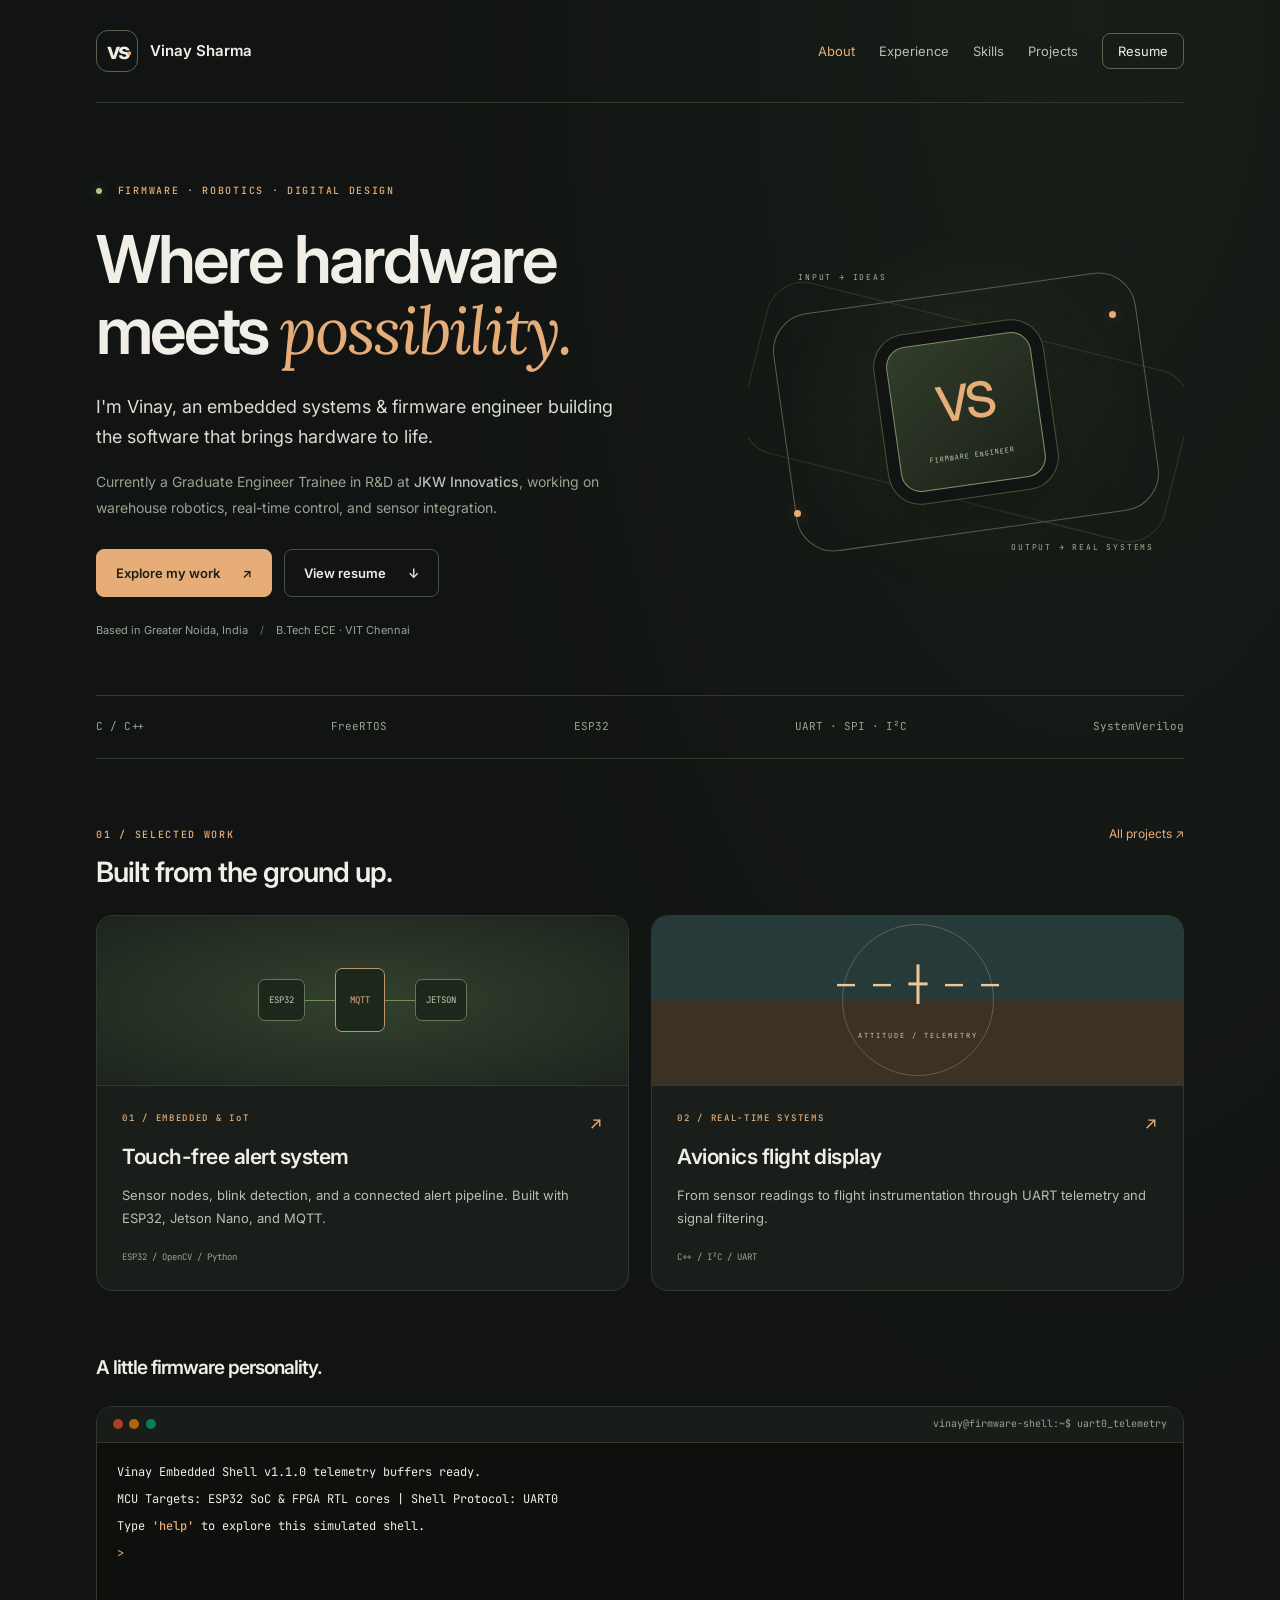
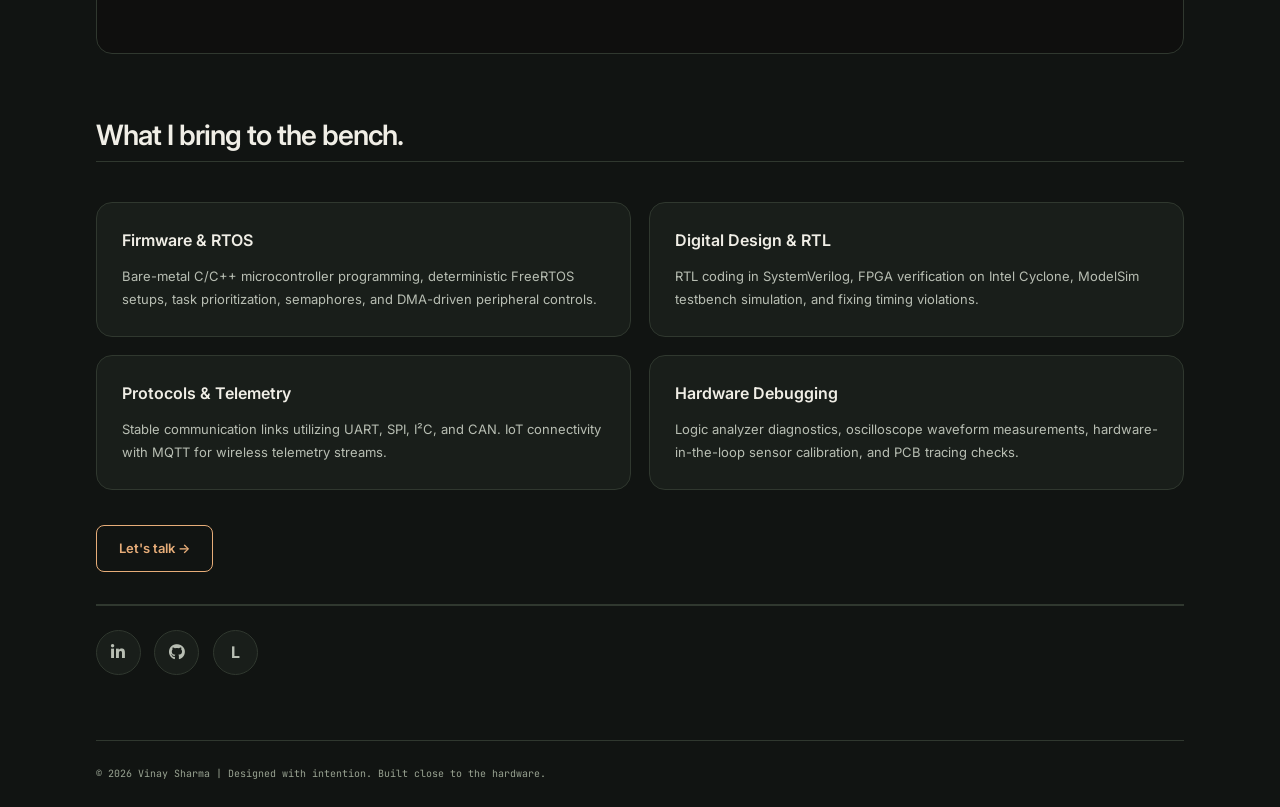
<file: index.html>
<!DOCTYPE html>
<html lang="en">

<head>
  <meta charset="UTF-8" />
  <meta name="viewport" content="width=device-width, initial-scale=1.0" />
  <meta name="description"
    content="Vinay Sharma - Embedded Systems & Firmware Engineer. Graduate Engineer Trainee at JKW Innovatics, working on embedded firmware, IoT systems, FPGA design, and real-time communication protocols." />
  <title>Vinay Sharma | Embedded Systems &amp; Firmware</title>
  <!-- CSS Stylesheet -->
  <link rel="stylesheet" href="style.css?v=c9b36c6594db" />
  <!-- FontAwesome Icons -->
  <link rel="stylesheet" href="https://cdnjs.cloudflare.com/ajax/libs/font-awesome/6.4.0/css/all.min.css" />
</head>

<body>
  <a class="skip-link" href="#main-content">Skip to content</a>
  <div class="container">
    <!-- Header Section -->
    <header>
      <a href="#about" class="brand" aria-label="Vinay Sharma home"><span class="brand-mark">vs<span>.</span></span><span class="brand-name">Vinay Sharma</span></a>
      <div class="header-subtitle">EMBEDDED SYSTEMS / FIRMWARE</div>
      <ul class="nav-menu" id="nav-links">
        <li data-page="about"><a href="#about">About</a></li>
        <li data-page="experience"><a href="#experience">Experience</a></li>
        <li data-page="skills"><a href="#skills">Skills</a></li>
        <li data-page="projects"><a href="#projects">Projects</a></li>
        <li><a href="resume.pdf" class="nav-resume-btn" target="_blank" rel="noopener noreferrer">Resume</a></li>
      </ul>
    </header>

    <!-- Main Content Flow -->
    <main id="main-content">

      <!-- About View -->
      <section id="about" class="page-view active">
        <div class="intro-section hero">
          <div class="hero-copy">
            <p class="eyebrow"><span class="status-dot"></span> FIRMWARE · ROBOTICS · DIGITAL DESIGN</p>
            <h1 class="hero-title">Where hardware<br>meets <em>possibility.</em></h1>
            <p class="hero-description">I'm Vinay, an embedded systems &amp; firmware engineer building the software that brings hardware to life.</p>
            <p class="hero-detail">Currently a Graduate Engineer Trainee in R&amp;D at <strong>JKW Innovatics</strong>, working on warehouse robotics, real-time control, and sensor integration.</p>
            <div class="hero-actions"><a href="#projects" class="button-primary">Explore my work <span aria-hidden="true">↗</span></a><a href="resume.pdf" target="_blank" rel="noopener noreferrer" class="button-secondary">View resume <span aria-hidden="true">↓</span></a></div>
            <div class="hero-footnote">Based in Greater Noida, India <span> / </span> B.Tech ECE · VIT Chennai</div>
          </div>
          <div class="circuit-art" aria-hidden="true"><div class="circuit-grid"></div><div class="orbit orbit-one"></div><div class="orbit orbit-two"></div><div class="chip"><span>VS</span><small>FIRMWARE ENGINEER</small></div><span class="chip-label label-top">INPUT → IDEAS</span><span class="chip-label label-bottom">OUTPUT → REAL SYSTEMS</span><span class="circuit-node node-one"></span><span class="circuit-node node-two"></span></div>
        </div>
        <div class="expertise-strip"><span>C / C++</span><span>FreeRTOS</span><span>ESP32</span><span>UART · SPI · I²C</span><span>SystemVerilog</span></div>
        <div class="section-header featured-heading"><div><p class="eyebrow">01 / SELECTED WORK</p><h2 class="section-title">Built from the ground up.</h2></div><a href="#projects" class="section-link">All projects ↗</a></div>
        <div class="featured-grid">
          <a class="featured-card" href="https://github.com/Vinay-ix/AI-Nurse-Call-System" target="_blank" rel="noopener noreferrer"><div class="feature-visual visual-network" aria-hidden="true"><span class="diagram-node">ESP32</span><span class="diagram-line"></span><span class="diagram-node central">MQTT</span><span class="diagram-line"></span><span class="diagram-node">JETSON</span></div><div class="feature-copy"><span class="eyebrow">01 / EMBEDDED &amp; IoT <span class="feature-arrow">↗</span></span><h3>Touch-free alert system</h3><p>Sensor nodes, blink detection, and a connected alert pipeline. Built with ESP32, Jetson Nano, and MQTT.</p><span class="feature-tag">ESP32 / OpenCV / Python</span></div></a>
          <a class="featured-card" href="https://github.com/Vinay-ix/Real-Time-Avionics-PFD-ESP32" target="_blank" rel="noopener noreferrer"><div class="feature-visual visual-flight" aria-hidden="true"><div class="horizon"><span>— — ┼ — —</span><small>ATTITUDE / TELEMETRY</small></div></div><div class="feature-copy"><span class="eyebrow">02 / REAL-TIME SYSTEMS <span class="feature-arrow">↗</span></span><h3>Avionics flight display</h3><p>From sensor readings to flight instrumentation through UART telemetry and signal filtering.</p><span class="feature-tag">C++ / I²C / UART</span></div></a>
        </div>

        <!-- Interactive A little firmware personality. -->
        <div class="console-wrapper">
          <div class="section-header">
            <h2 class="section-title">A little firmware personality.</h2>
          </div>
          <div class="console-container">
            <div class="console-header">
              <div class="console-dots">
                <span class="console-dot red"></span>
                <span class="console-dot yellow"></span>
                <span class="console-dot green"></span>
              </div>
              <span class="console-title">vinay@firmware-shell:~$ uart0_telemetry</span>
            </div>
            <div class="console-body" id="console-body">
              <div class="console-line">Vinay Embedded Shell v1.1.0 telemetry buffers ready.</div>
              <div class="console-line">MCU Targets: ESP32 SoC & FPGA RTL cores | Shell Protocol: UART0</div>
              <div class="console-line">Type <span style="color: var(--accent-color); font-weight: 500;">'help'</span> to explore this simulated shell.</div>
              <div class="console-line"></div>
              <div class="console-input-row">
                <span class="console-prompt">&gt;</span>
                <input type="text" class="console-input" id="console-input" aria-label="Simulated terminal command" autocomplete="off"
                  spellcheck="false" />
              </div>
            </div>
          </div>
        </div>

        <!-- What I bring to the bench. Section -->
        <div class="section-header" style="margin-top: 4rem;">
          <h2 class="section-title">What I bring to the bench.</h2>
        </div>

        <div class="what-grid">
          <div class="what-column">
            <div class="what-item">
              <h3 class="what-title">Firmware & RTOS</h3>
              <p class="what-desc">Bare-metal C/C++ microcontroller programming, deterministic FreeRTOS setups, task
                prioritization, semaphores, and DMA-driven peripheral controls.</p>
            </div>
            <div class="what-item">
              <h3 class="what-title">Protocols & Telemetry</h3>
              <p class="what-desc">Stable communication links utilizing UART, SPI, I²C, and CAN. IoT connectivity with
                MQTT for wireless telemetry streams.</p>
            </div>
          </div>
          <div class="what-column">
            <div class="what-item">
              <h3 class="what-title">Digital Design & RTL</h3>
              <p class="what-desc">RTL coding in SystemVerilog, FPGA verification on Intel Cyclone, ModelSim testbench
                simulation, and fixing timing violations.</p>
            </div>
            <div class="what-item">
              <h3 class="what-title">Hardware Debugging</h3>
              <p class="what-desc">Logic analyzer diagnostics, oscilloscope waveform measurements, hardware-in-the-loop
                sensor calibration, and PCB tracing checks.</p>
            </div>
          </div>
        </div>

        <!-- Let's Talk CTA & Social Footer -->
        <div class="cta-container" style="display: flex; flex-direction: column; gap: 2rem;">
          <div>
            <a href="https://linkedin.com/in/vinay-sharma-643422310" target="_blank" rel="noopener noreferrer" class="btn-cta">Let's talk &rarr;</a>
          </div>

          <div class="footer-socials"
            style="border-top: 2px solid var(--border-color); padding-top: 1.5rem; margin-bottom: 0; width: 100%;">
            <a href="https://linkedin.com/in/vinay-sharma-643422310" target="_blank" rel="noopener noreferrer" class="social-icon" aria-label="LinkedIn"><i
                class="fa-brands fa-linkedin-in"></i></a>
            <a href="https://github.com/Vinay-ix" target="_blank" rel="noopener noreferrer" class="social-icon" aria-label="GitHub"><i
                class="fa-brands fa-github"></i></a>
            <a href="https://leetcode.com/u/vinayy_79/" target="_blank" rel="noopener noreferrer" class="social-icon leetcode-icon" title="LeetCode" aria-label="LeetCode">
              <span class="leetcode-letter">L</span>
            </a>
          </div>
        </div>
      </section>

      <!-- Experience View -->
      <section id="experience" class="page-view">
        <div class="experience-quicklinks">
          <button class="quicklink-btn active" id="btn-lnk-jkw" onclick="jumpToCompany('exp-jkw')">JKW Innovatics
            (Graduate Engineer)</button>
          <button class="quicklink-btn" id="btn-lnk-mafkin" onclick="jumpToCompany('exp-mafkin')">Mafkin Robotics
            (Internship)</button>
          <button class="quicklink-btn" id="btn-lnk-vit" onclick="jumpToCompany('exp-vit')">VIT Chennai
            (Academics)</button>
        </div>

        <!-- JKW Innovatics Block -->
        <div class="experience-block" id="exp-jkw">
          <div class="experience-left">
            <div class="role-header-line">
              <span class="role-company">JKW Innovatics Pvt. Ltd. <span style="font-size: 0.85em; font-weight: 400;"></span> <span class="role-badge-now">Current</span></span>
              <span class="role-meta-right">Jul 2026 - Present · Kasna, Greater Noida, UP, IN</span>
            </div>
            <div class="role-title-row">
              <span class="role-designation">Graduate Engineer Trainee (R&D)</span>
              <span class="role-tag-badge">Robotics & Firmware</span>
            </div>
            <p class="role-summary">
              Full-time Graduate Engineer Trainee in the R&D division working on autonomous warehouse robots. Contributing to embedded firmware pipelines, real-time control systems, and sensor integration for autonomous material handling platforms.
            </p>

            <div class="role-subsection-title">Warehouse Robot Firmware</div>
            <p class="role-subsection-desc">
              Developing embedded firmware for autonomous warehouse robots, focusing on motion control, sensor fusion, and real-time decision-making algorithms for safe and efficient material handling.
            </p>

            <div class="role-subsection-title">R&D Integration</div>
            <p class="role-subsection-desc">
              Working on next-generation robotics platforms, contributing to firmware optimization, hardware integration, and telemetry systems for autonomous warehouse operations.
            </p>
          </div>

          <div class="experience-right">
            <div class="experience-metrics-card">
              <div class="metric-divider">
                <div class="metric-num">R&D</div>
                <div class="metric-label">Division Focus</div>
                <div class="metric-text">Contributing to warehouse automation and robotics development.</div>
              </div>
            </div>
          </div>
        </div>

        <!-- Mafkin Robotics Block -->
        <div class="experience-block" id="exp-mafkin">
          <div class="experience-left">
            <div class="role-header-line">
              <span class="role-company">Mafkin Robotics <span class="role-badge-now">Intern</span></span>
              <span class="role-meta-right">Oct 2024 - Jan 2025 &bull; Chennai,TN,IN</span>
            </div>
            <div class="role-title-row">
              <span class="role-designation">Embedded Systems Intern</span>
              <span class="role-tag-badge">Firmware & Hardware</span>
            </div>
            <p class="role-summary">
              Debugged and integrated embedded subsystems (microcontroller firmware, sensors, and communication
              interfaces) for robotics platforms. Cut diagnostic loops and optimized code routines directly in
              cooperation with lead hardware engineers.
            </p>

            <div class="role-subsection-title">Sub-System Debugging</div>
            <p class="role-subsection-desc">
              Integrated sensor arrays (IMUs, LiDAR) over SPI and I²C protocols. Analyzed oscilloscope and logic
              analyzer waveforms to isolate signaling delays.
            </p>

            <div class="role-subsection-title">Firmware Optimization</div>
            <p class="role-subsection-desc">
              Wrote register-level configuration drivers in C and optimized interrupt handlers, decreasing scheduler
              jitter and data collection overhead.
            </p>
          </div>

          <div class="experience-right">
            <div class="experience-metrics-card">
              <div class="metric-divider">
                <div class="metric-num">~25%</div>
                <div class="metric-label">Tuning Diagnostics</div>
                <div class="metric-text">Resolved timing anomalies between physical sensor nodes and MCU
                  sub-controllers.</div>
              </div>
              <div class="metric-divider">
                <div class="metric-num">~20%</div>
                <div class="metric-label">Test Reliability</div>
                <div class="metric-text">Stabilized driver routines to reduce communication lockups under stress tests.
                </div>
              </div>
            </div>
          </div>
        </div>

        <!-- VIT Chennai Block -->
        <div class="experience-block" id="exp-vit">
          <div class="experience-left">
            <div class="role-header-line">
              <span class="role-company">VIT Chennai</span>
              <span class="role-meta-right">2022 - 2026 &bull; Chennai,TN, IN</span>
            </div>
            <div class="role-title-row">
              <span class="role-designation">B.Tech - Electronics and Communication Engineering</span>
              <span class="role-tag-badge">Academic Core</span>
            </div>
            <p class="role-summary">
              Focused coursework on embedded processor architecture, RTOS multitasking logic, synthesizable digital VLSI
              design, and real-time DSP filters.
            </p>

            <div class="role-subsection-title">Digital RTL VLSI Design</div>
            <p class="role-subsection-desc">
              Designed synthesizable hardware cores in SystemVerilog, verified timing, and resolved CDC (clock-domain
              crossing) issues.
            </p>

            <div class="role-subsection-title">Multitasking Operating Systems</div>
            <p class="role-subsection-desc">
              Applied FreeRTOS task synchronization APIs (mutexes, semaphores, queues) to MCU control designs.
            </p>
          </div>

          <div class="experience-right">
            <div class="experience-metrics-card">
              <div class="metric-divider">
                <div class="metric-num">9.14</div>
                <div class="metric-label">CGPA Performance</div>
                <div class="metric-text">Top-tier academic marks across digital logic, signals, and systems course
                  parameters.</div>
              </div>
              <div class="metric-divider">
                <div class="metric-num">300+</div>
                <div class="metric-label">LeetCode DSA</div>
                <div class="metric-text">Developed strong computational structures and algorithmic problem-solving
                  logic.</div>
              </div>
              <div class="metric-divider">
                <div class="metric-num">GATE</div>
                <div class="metric-label">ECE Qualified</div>
                <div class="metric-text">Validated core proficiency in electronic devices and communications.</div>
              </div>
            </div>
          </div>
        </div>
      </section>

      <!-- Skills View -->
      <section id="skills" class="page-view">
        <!-- Top Highlights Pills -->
        <div class="skills-highlight-box">
          <span class="skills-pill-tag">Embedded C</span>
          <span class="skills-pill-tag">SystemVerilog</span>
          <span class="skills-pill-tag">FreeRTOS</span>
          <span class="skills-pill-tag">FPGA Design</span>
          <span class="skills-pill-tag">UART/SPI/I2C</span>
          <span class="skills-pill-tag">ModelSim</span>
          <span class="skills-pill-tag">Logic Analyzer</span>
          <span class="skills-pill-tag">Data Structures</span>
          <span class="skills-pill-tag">MQTT</span>
          <span class="skills-pill-tag">Python Scripting</span>
        </div>

        <!-- Core Section -->
        <div class="skills-block-card">
          <div class="skills-block-title">Core</div>
          <div class="skills-block-subtitle">Languages, kernels, and paradigms I apply to write robust, real-time code.
          </div>
          <div class="skills-badge-group">
            <div class="badge-pill"><i class="fa-solid fa-code"></i> C</div>
            <div class="badge-pill"><i class="fa-solid fa-code"></i> C++</div>
            <div class="badge-pill"><i class="fa-solid fa-microchip"></i> Embedded C</div>
            <div class="badge-pill"><i class="fa-brands fa-python"></i> Python</div>
            <div class="badge-pill"><i class="fa-solid fa-clock"></i> FreeRTOS</div>
            <div class="badge-pill"><i class="fa-solid fa-diagram-project"></i> Data Structures</div>
            <div class="badge-pill"><i class="fa-solid fa-microchip"></i> SystemVerilog</div>
          </div>
        </div>

        <!-- Two-Column Grid -->
        <div class="skills-two-column">
          <!-- Left Card -->
          <div class="skills-block-card">
            <div class="skills-block-title">Embedded & Hardware</div>
            <div class="skills-block-subtitle">Platforms, hardware modules, and telemetry systems.</div>
            <div class="skills-badge-group">
              <div class="badge-pill"><i class="fa-solid fa-microchip"></i> ESP32</div>
              <div class="badge-pill"><i class="fa-solid fa-microchip"></i> Arduino Uno</div>
              <div class="badge-pill"><i class="fa-solid fa-robot"></i> Jetson Nano</div>
              <div class="badge-pill"><i class="fa-solid fa-circle-nodes"></i> Sensor Integration</div>
              <div class="badge-pill"><i class="fa-solid fa-wave-square"></i> Oscilloscope</div>
              <div class="badge-pill"><i class="fa-solid fa-network-wired"></i> Telemetry</div>
            </div>
          </div>

          <!-- Right Card -->
          <div class="skills-block-card">
            <div class="skills-block-title">Protocols & RTL</div>
            <div class="skills-block-subtitle">Hardware buses, synthesizers, and design packages.</div>
            <div class="skills-badge-group">
              <div class="badge-pill"><i class="fa-solid fa-network-wired"></i> UART, SPI, I²C</div>
              <div class="badge-pill"><i class="fa-solid fa-network-wired"></i> CAN Bus</div>
              <div class="badge-pill"><i class="fa-solid fa-cloud-arrow-up"></i> MQTT (IoT)</div>
              <div class="badge-pill"><i class="fa-solid fa-chart-line"></i> ModelSim</div>
              <div class="badge-pill"><i class="fa-solid fa-compass"></i> Intel Quartus</div>
              <div class="badge-pill"><i class="fa-brands fa-git-alt"></i> Git</div>
            </div>
          </div>
        </div>
      </section>

      <!-- Projects View -->
      <section id="projects" class="page-view">
        <div class="section-header">
          <h2 class="section-title">Projects</h2>
          <div class="projects-tabs">
            <button class="tab-btn active" id="tab-embedded" onclick="filterProjects('embedded')">Embedded &
              IoT</button>
            <button class="tab-btn" id="tab-pcb" onclick="filterProjects('pcb')">FPGA & RTL Design</button>
          </div>
        </div>

        <div class="projects-grid" id="projects-container">
          <!-- Project 1: AI Power Touch-Free Alert System -->
          <div class="project-card embedded-proj" data-category="embedded">
            <div class="project-body">
              <div class="project-header-row">
                <div>
                  <div class="project-title-row">
                    <h3 class="project-title">AI Power Touch-Free Alert System</h3>
                    <span class="project-badge">Embedded & IoT</span>
                  </div>
                  <div class="project-meta">July 2025 - Dec 2025 · Embedded sensor network with MQTT telemetry</div>
                </div>
                <div class="project-action-group">
                  <a href="https://github.com/Vinay-ix/AI-Nurse-Call-System" target="_blank" rel="noopener noreferrer" class="project-link project-link-icon" title="GitHub repository">
                    <i class="fa-brands fa-github"></i>
                  </a>
                </div>
              </div>
              <p class="project-desc">
                Integrated ESP32 sensor nodes with MQTT communication and OpenCV blink detection on a Jetson Nano. Programmed low-latency (&lt;2s) telemetry and automated alert orchestration.
              </p>
              <div class="project-subsection-title">Highlights</div>
              <p class="project-subsection-desc">
                Designed the alert system to reliably recognize presence and trigger remote data capture across distributed endpoints. Reduced manual inspection cycles by automating the sensor pipeline.
              </p>
              <div class="project-tech-tags">
                <span class="tech-tag">ESP32</span>
                <span class="tech-tag">Jetson Nano</span>
                <span class="tech-tag">MQTT</span>
                <span class="tech-tag">OpenCV</span>
                <span class="tech-tag">Python</span>
              </div>
            </div>
            <div class="project-right">
              <div class="project-metrics-card">
                <div class="metric-num">2s</div>
                <div class="metric-label">Latency</div>
                <div class="metric-text">Delivered sub-2-second telemetry feedback for the alert pipeline.</div>
              </div>
              <div class="project-metrics-card">
                <div class="metric-num">MQTT</div>
                <div class="metric-label">Protocol</div>
                <div class="metric-text">Used MQTT for robust sensor-to-cloud data streaming and remote status updates.</div>
              </div>
            </div>
          </div>

          <!-- Project 2: Avionics Display -->
          <div class="project-card embedded-proj" data-category="embedded">
            <div class="project-body">
              <div class="project-header-row">
                <div>
                  <div class="project-title-row">
                    <h3 class="project-title">Avionics Primary Flight Display</h3>
                    <span class="project-badge">Embedded Systems</span>
                  </div>
                  <div class="project-meta">Jul 2024 · Real-time flight instrumentation and UART telemetry</div>
                </div>
                <div class="project-action-group">
                  <a href="https://github.com/Vinay-ix/Real-Time-Avionics-PFD-ESP32" target="_blank" rel="noopener noreferrer" class="project-link project-link-icon" title="GitHub repository">
                    <i class="fa-brands fa-github"></i>
                  </a>
                </div>
              </div>
              <p class="project-desc">
                Built a real-time data acquisition pipeline for flight parameters, with UART-based serialization and noise filtering to preserve signal integrity.
              </p>
              <div class="project-subsection-title">Value Delivered</div>
              <p class="project-subsection-desc">
                Created a robust telemetry path from sensor data through the display stack, enabling dependable status reporting in harsh electrical environments.
              </p>
              <div class="project-tech-tags">
                <span class="tech-tag">C++</span>
                <span class="tech-tag">I2C</span>
                <span class="tech-tag">UART</span>
                <span class="tech-tag">Python</span>
                <span class="tech-tag">Signal Processing</span>
              </div>
            </div>
            <div class="project-right">
              <div class="project-metrics-card">
                <div class="metric-num">UART , I2C</div>
                <div class="metric-label">Interface</div>
                <div class="metric-text">Maintained reliable serial transfer across avionics hardware and flight display modules.</div>
              </div>
              <div class="project-metrics-card">
                <div class="metric-num">Real-Time</div>
                <div class="metric-label">Telemetry</div>
                <div class="metric-text">Processed live flight data with low jitter and deterministic update cadence.</div>
              </div>
            </div>
          </div>

          <!-- Project 3: JPEG-LS Compression FPGA -->
          <div class="project-card pcb" data-category="pcb">
            <div class="project-body">
              <div class="project-header-row">
                <div>
                  <div class="project-title-row">
                    <h3 class="project-title">Lossless JPEG-LS FPGA Compression</h3>
                    <span class="project-badge">FPGA & RTL Design</span>
                  </div>
                  <div class="project-meta">May 2024 · SystemVerilog compression pipeline with timing closure</div>
                </div>
                <div class="project-action-group">
                  <a href="https://github.com/Vinay-ix" target="_blank" rel="noopener noreferrer" class="project-link project-link-icon" title="GitHub profile; FPGA source not linked" aria-label="Visit GitHub profile">
                    <i class="fa-brands fa-github"></i>
                  </a>
                </div>
              </div>
              <p class="project-desc">
                Implemented an FPGA-based image compression core using SystemVerilog, resolving CDC and timing closure to hit a stable 103 MHz operating point.
              </p>
              <div class="project-subsection-title">Design Focus</div>
              <p class="project-subsection-desc">
                Built a scalable RTL pipeline with predictable throughput and image fidelity guarantees, then verified behavior through simulation and synthesis reports.
              </p>
              <div class="project-tech-tags">
                <span class="tech-tag">SystemVerilog</span>
                <span class="tech-tag">Quartus Prime</span>
                <span class="tech-tag">ModelSim</span>
                <span class="tech-tag">RTL</span>
              </div>
            </div>
            <div class="project-right">
              <div class="project-metrics-card">
                <div class="metric-num">103 MHz</div>
                <div class="metric-label">Clock Rate</div>
                <div class="metric-text">Achieved stable timing closure for the JPEG-LS compression core.</div>
              </div>
              <div class="project-metrics-card">
                <div class="metric-num">Lossless</div>
                <div class="metric-label">Compression</div>
                <div class="metric-text">Preserved image data integrity while reducing bandwidth for the FPGA pipeline.</div>
              </div>
            </div>
          </div>
        </div>
      </section>


    </main>

    <!-- Footer Section -->
    <footer>
      <div class="footer-copy">&copy; 2026 Vinay Sharma | Designed with intention. Built close to the hardware.</div>
    </footer>
  </div>

  <!-- JavaScript Application Controller -->
  <script>
    // SPA Navigation Toggling Logic
    function navigateTo(pageId) {
      // Select pages
      const pages = document.querySelectorAll('.page-view');
      pages.forEach(p => p.classList.remove('active'));

      const targetPage = document.getElementById(pageId);
      if (targetPage) {
        targetPage.classList.add('active');
        window.scrollTo({ top: 0, behavior: 'smooth' });
      }

      document.querySelectorAll('.nav-menu a').forEach(a => {
        if (a.getAttribute('href') === '#' + pageId) a.setAttribute('aria-current', 'page');
        else a.removeAttribute('aria-current');
      });
      // Update header navbar states
      const navItems = document.querySelectorAll('.nav-menu li');
      navItems.forEach(item => {
        if (item.getAttribute('data-page') === pageId) {
          item.classList.add('active');
        } else {
          item.classList.remove('active');
        }
      });
    }

    // Read Hash URL parameters on load to trigger route
    function checkHashRoute() {
      const hash = window.location.hash.substring(1);
      const validPages = ['about', 'experience', 'skills', 'projects'];
      if (validPages.includes(hash)) {
        navigateTo(hash);
      } else {
        navigateTo('about');
      }
    }

    window.addEventListener('hashchange', checkHashRoute);
    window.addEventListener('DOMContentLoaded', () => { checkHashRoute(); filterProjects('embedded'); });

    // Experience view quick scroll anchor helper
    function jumpToCompany(blockId) {
      document.querySelectorAll('.quicklink-btn').forEach(button => {
        const selected = button.id === 'btn-lnk-' + blockId.replace('exp-', '');
        button.classList.toggle('active', selected);
        button.setAttribute('aria-pressed', String(selected));
      });
      document.getElementById(blockId)?.scrollIntoView({behavior: 'smooth', block: 'start'});
    }

    // Projects Tab Filter controller
    function filterProjects(category) {
      const tabEmb = document.getElementById('tab-embedded');
      const tabPcb = document.getElementById('tab-pcb');

      if (category === 'embedded') {
        tabEmb.classList.add('active');
        tabPcb.classList.remove('active');
      } else {
        tabEmb.classList.remove('active');
        tabPcb.classList.add('active');
      }

      tabEmb.setAttribute('aria-pressed', String(category === 'embedded'));
      tabPcb.setAttribute('aria-pressed', String(category === 'pcb'));
      const cards = document.querySelectorAll('.project-card');
      cards.forEach(card => {
        if (card.getAttribute('data-category') === category) {
          card.style.display = '';
        } else {
          card.style.display = 'none';
        }
      });
    }

    // Interactive Console / Terminal Simulator shell commands
    const consoleInput = document.getElementById('console-input');
    const consoleBody = document.getElementById('console-body');

    const commands = {
      help: "Available system calls:\n  help        Display this menu\n  skills      Log primary hardware & software competencies\n  projects    Print core active engineering projects\n  hardware    Show hardware devices deployed in lab\n  clear       Flush terminal shell buffers",
      skills: "Active Skills registers:\n  Languages: C, C++, Embedded C, Python, SystemVerilog\n  Real-Time: FreeRTOS task scheduling, Interrupt Handling, DMA, PWM, ADC/DAC\n  Protocols: UART, SPI, I2C, CAN, MQTT\n  Verification: RTL Design, FPGA Prototyping, ModelSim simulations",
      projects: "Active Projects in Memory:\n  1. AI Power Touch-Free Alert System - ESP32, Jetson Nano, MQTT, OpenCV\n  2. Real-Time Avionics Primary Flight Display - C++, Python, UART, Sensor Filtering\n  3. FPGA JPEG-LS Lossless Compression - SystemVerilog, Intel Quartus Prime, ModelSim",
      hardware: "Deployed Hardware in Vinay's Lab:\n  - Logic Analyzer, Oscilloscope\n  - FPGA Development Boards\n  - ESP32, Arduino Uno, Jetson Nano\n  - Various sensor breakout boards (I2C/SPI)"
    };

    consoleInput.addEventListener('keydown', function (event) {
      if (event.key === 'Enter') {
        const inputVal = consoleInput.value.trim().toLowerCase();
        const responseContainer = document.createElement('div');
        responseContainer.className = 'console-line';

        const echoLine = document.createElement('div');
        echoLine.className = 'console-line';
        echoLine.textContent = '> ' + consoleInput.value;
        consoleBody.insertBefore(echoLine, consoleInput.parentElement);

        if (inputVal === 'clear') {
          const lines = consoleBody.querySelectorAll('.console-line');
          lines.forEach(line => line.remove());
        } else if (Object.hasOwn(commands, inputVal)) {
          const reply = commands[inputVal];
          responseContainer.innerHTML = reply.replace(/\n/g, '<br>');
          consoleBody.insertBefore(responseContainer, consoleInput.parentElement);
        } else if (inputVal === '') {
          // Do nothing on empty enter
        } else {
          responseContainer.textContent = `Unknown command: "${inputVal}". Type 'help' for available commands.`;
          consoleBody.insertBefore(responseContainer, consoleInput.parentElement);
        }

        consoleInput.value = '';
        consoleBody.scrollTop = consoleBody.scrollHeight;
      }
    });

    consoleBody.addEventListener('click', () => {
      consoleInput.focus();
    });
  </script>
</body>

</html>
</file>
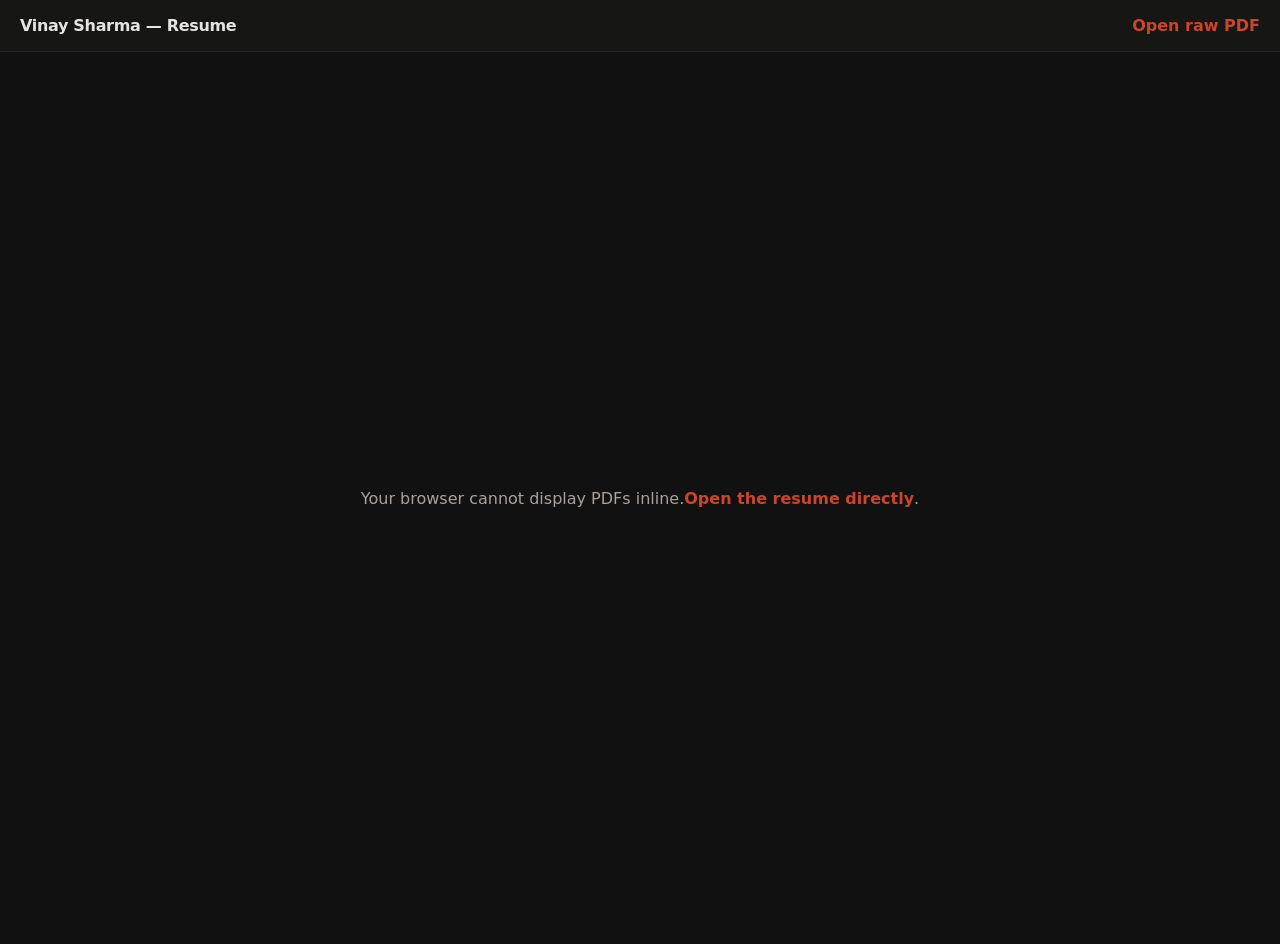
<file: resume-viewer.html>
<!DOCTYPE html>
<html lang="en">
  <head>
    <meta charset="UTF-8" />
    <meta name="viewport" content="width=device-width, initial-scale=1.0" />
    <title>Vinay Sharma | Resume</title>
    <style>
      :root {
        color-scheme: dark;
      }
      body {
        margin: 0;
        min-height: 100vh;
        background: #141413;
        color: #e6e4de;
        font-family: Inter, system-ui, sans-serif;
      }
      .topbar {
        display: flex;
        justify-content: space-between;
        align-items: center;
        gap: 1rem;
        padding: 1rem 1.25rem;
        background: #161615;
        border-bottom: 1px solid #292928;
      }
      .topbar h1 {
        font-size: 1rem;
        font-weight: 700;
        letter-spacing: -0.02em;
        margin: 0;
      }
      .topbar a {
        color: #cc4529;
        text-decoration: none;
        font-weight: 600;
      }
      .viewer {
        width: 100%;
        height: calc(100vh - 72px);
        background: #121211;
      }
      object {
        width: 100%;
        height: 100%;
        border: none;
      }
      .fallback {
        display: flex;
        align-items: center;
        justify-content: center;
        height: 100%;
        padding: 2rem;
        text-align: center;
        color: #a9a29c;
        background: #111;
      }
      .fallback a {
        color: #cc4529;
        text-decoration: none;
        font-weight: 600;
      }
    </style>
  </head>
  <body>
    <div class="topbar">
      <h1>Vinay Sharma — Resume</h1>
      <a href="resume.pdf" target="_blank" rel="noopener noreferrer">Open raw PDF</a>
    </div>
    <div class="viewer">
      <object data="resume.pdf" type="application/pdf">
        <div class="fallback">
          Your browser cannot display PDFs inline. 
          <a href="resume.pdf" target="_blank" rel="noopener noreferrer">Open the resume directly</a>.
        </div>
      </object>
    </div>
  </body>
</html>
</file>
<file: style.css>
@import url('https://fonts.googleapis.com/css2?family=Inter:wght@300;400;500;600;700&family=Lora:ital,wght@0,400;0,500;0,600;0,700;1,400;1,500&family=JetBrains+Mono:wght@400;500;600&display=swap');

/* Color Variables and Theme Definition */
:root {
  --bg-primary: #141413;
  --bg-secondary: #1a1a19;
  --bg-card: #1c1c1b;
  --bg-card-highlight: #212120;
  --bg-terminal: #0f0f0e;
  --text-primary: #e6e4de;
  --text-secondary: #aba9a2;
  --text-muted: #73716a;
  
  --accent-color: #cc4529;      /* Terracotta / Red-Orange */
  --accent-color-hover: #b83a20;
  --accent-glow: rgba(204, 69, 41, 0.12);
  
  --border-color: #292928;
  --border-color-highlight: rgba(204, 69, 41, 0.4);
  --border-active: #cc4529;
  
  --font-serif: 'Lora', Georgia, serif;
  --font-sans: 'Inter', -apple-system, BlinkMacSystemFont, "Segoe UI", Roboto, sans-serif;
  --font-mono: 'JetBrains Mono', 'Fira Code', monospace;
  
  --radius-sm: 4px;
  --radius-md: 8px;
  --radius-lg: 12px;
  --transition-smooth: all 0.3s cubic-bezier(0.4, 0, 0.2, 1);
}

/* Global Styles */
* {
  margin: 0;
  padding: 0;
  box-sizing: border-box;
}

html {
  scroll-behavior: smooth;
}

body {
  font-family: var(--font-sans);
  background-color: var(--bg-primary);
  color: var(--text-primary);
  overflow-x: hidden;
  line-height: 1.6;
  -webkit-font-smoothing: antialiased;
}

/* Custom Scrollbar */
::-webkit-scrollbar {
  width: 8px;
  height: 8px;
}
::-webkit-scrollbar-track {
  background: var(--bg-primary);
}
::-webkit-scrollbar-thumb {
  background: var(--border-color);
  border-radius: var(--radius-sm);
}
::-webkit-scrollbar-thumb:hover {
  background: var(--accent-color);
}

/* Base Headings & Links */
h1, h2, h3, h4 {
  font-family: var(--font-serif);
  color: var(--text-primary);
  font-weight: 600;
}

a {
  color: var(--accent-color);
  text-decoration: none;
  transition: var(--transition-smooth);
}

a:hover {
  color: var(--accent-color-hover);
}

/* Layout Container */
.container {
  max-width: 900px;
  margin: 0 auto;
  padding: 4rem 1.5rem;
}

/* Header Section */
header {
  margin-bottom: 2rem;
}

.header-name {
  font-size: 2.5rem;
  font-weight: 600;
  letter-spacing: -0.5px;
  margin-bottom: 0.5rem;
}

.header-subtitle {
  font-family: var(--font-sans);
  font-size: 1rem;
  color: var(--text-muted);
  font-weight: 400;
  margin-bottom: 1.25rem;
}

/* Navigation Links */
.nav-menu {
  display: flex;
  flex-wrap: wrap;
  gap: 1rem;
  list-style: none;
  font-family: var(--font-serif);
  font-size: 1rem;
  font-style: italic;
  margin-bottom: 2rem;
}

.nav-menu li a {
  color: var(--text-secondary);
  text-decoration: none;
}

.nav-menu li.active a,
.nav-menu li a:hover {
  color: var(--accent-color);
  text-decoration: underline;
  text-underline-offset: 4px;
}

/* SPA Page View Architecture */
.page-view {
  display: none;
  opacity: 0;
}

.page-view.active {
  display: block;
  opacity: 1;
  animation: fadeIn 0.4s ease-in-out forwards;
}

@keyframes fadeIn {
  from {
    opacity: 0;
    transform: translateY(6px);
  }
  to {
    opacity: 1;
    transform: translateY(0);
  }
}

/* Section Typography */
.section-header {
  display: flex;
  justify-content: space-between;
  align-items: baseline;
  margin-bottom: 2.5rem;
  border-bottom: 1px solid var(--border-color);
  padding-bottom: 0.5rem;
}

.section-title {
  font-size: 1.75rem;
  font-weight: 600;
}

.section-link {
  font-family: var(--font-serif);
  font-style: italic;
  font-size: 0.9rem;
}

/* Intro / Bio Section */
.intro-section {
  margin-bottom: 3.5rem;
}

.intro-lead {
  font-size: 1.2rem;
  line-height: 1.7;
  color: var(--text-primary);
  margin-bottom: 1.5rem;
  font-weight: 400;
}

.intro-lead strong {
  font-weight: 600;
  color: var(--text-primary);
}

.intro-desc {
  font-size: 1rem;
  color: var(--text-secondary);
  margin-bottom: 1.5rem;
  line-height: 1.7;
}

.intro-desc strong {
  color: var(--text-primary);
  font-weight: 500;
}

.intro-tagline {
  font-family: var(--font-serif);
  font-style: italic;
  color: var(--text-secondary);
  border-left: 2px solid var(--border-color);
  padding-left: 1rem;
  margin-top: 1.5rem;
}

/* What you get Section */
.what-grid {
  display: grid;
  grid-template-columns: repeat(2, minmax(0, 1fr));
  gap: 1.5rem;
  margin-bottom: 2rem;
}

.what-column {
  display: flex;
  flex-direction: column;
  gap: 1.5rem;
}

.what-item {
  background: var(--bg-card);
  border: 1px solid var(--border-color);
  border-radius: var(--radius-md);
  padding: 1.5rem;
  transition: var(--transition-smooth);
}

.what-item:hover {
  border-color: var(--accent-color);
}

.what-title {
  font-size: 1.1rem;
  font-weight: 600;
  margin-bottom: 0.75rem;
}

.what-desc {
  color: var(--text-secondary);
  line-height: 1.75;
  font-size: 0.95rem;
}

.cta-container {
  display: flex;
  flex-direction: column;
  gap: 1.25rem;
  margin-top: 2rem;
}

.btn-cta {
  display: inline-flex;
  align-items: center;
  justify-content: center;
  gap: 0.5rem;
  background: transparent;
  color: var(--accent-color);
  border: 1px solid var(--accent-color);
  padding: 0.95rem 1.5rem;
  border-radius: 999px;
  font-weight: 600;
  transition: var(--transition-smooth);
}

.btn-cta:hover {
  background: rgba(204, 69, 41, 0.08);
  border-color: var(--accent-color-hover);
  color: var(--accent-color-hover);
}

.footer-socials {
  display: flex;
  align-items: center;
  gap: 0.85rem;
  border-top: 1px solid var(--border-color);
  padding-top: 1.5rem;
  width: 100%;
}

.social-icon {
  display: inline-flex;
  align-items: center;
  justify-content: center;
  width: 2.8rem;
  height: 2.8rem;
  border: 1px solid var(--border-color);
  border-radius: 999px;
  color: var(--text-secondary);
  background: var(--bg-card);
  transition: var(--transition-smooth);
}

.social-icon svg,
.social-icon i,
.leetcode-letter {
  display: block;
  font-size: 1rem;
  line-height: 1;
}

.leetcode-letter {
  font-weight: 700;
  font-family: var(--font-sans);
}

.social-icon:hover {
  border-color: var(--accent-color);
  color: var(--accent-color);
  background: rgba(204, 69, 41, 0.08);
}

/* Experience Section Styles - Redesigned matching screenshot */
.experience-quicklinks {
  display: flex;
  flex-wrap: wrap;
  gap: 0.75rem;
  background: var(--bg-secondary);
  border: 1px solid var(--border-color);
  padding: 0.5rem;
  border-radius: var(--radius-md);
  margin-bottom: 2.5rem;
}

.quicklink-btn {
  background: transparent;
  border: none;
  color: var(--text-secondary);
  font-family: var(--font-sans);
  font-size: 0.8rem;
  font-weight: 500;
  padding: 0.4rem 0.85rem;
  border-radius: var(--radius-sm);
  cursor: pointer;
  transition: var(--transition-smooth);
}

.quicklink-btn:hover {
  color: var(--text-primary);
  background: rgba(255, 255, 255, 0.02);
}

.quicklink-btn.active {
  background: var(--bg-card-highlight);
  color: var(--accent-color);
  border: 1px solid var(--border-color);
}

.experience-block {
  display: grid;
  grid-template-columns: 1.2fr 0.8fr;
  gap: 2.5rem;
  margin-bottom: 4rem;
  padding-bottom: 4rem;
  border-bottom: 1px solid var(--border-color);
}

.experience-block:last-child {
  border-bottom: none;
  margin-bottom: 0;
  padding-bottom: 0;
}

.experience-left {
  display: flex;
  flex-direction: column;
  gap: 1.25rem;
}

.role-header-line {
  display: flex;
  justify-content: space-between;
  align-items: baseline;
  flex-wrap: wrap;
  gap: 0.5rem;
}

.role-company {
  font-size: 1.5rem;
  font-weight: 600;
  display: inline-flex;
  align-items: center;
  gap: 0.5rem;
}

.role-badge-now {
  font-family: var(--font-mono);
  font-size: 0.65rem;
  background: var(--accent-color);
  color: #fff;
  padding: 0.15rem 0.45rem;
  border-radius: var(--radius-sm);
  font-weight: 600;
  text-transform: uppercase;
}

.role-meta-right {
  font-size: 0.85rem;
  color: var(--text-muted);
}

.role-title-row {
  display: flex;
  align-items: center;
  gap: 0.75rem;
  flex-wrap: wrap;
}

.role-designation {
  font-size: 1.15rem;
  font-weight: 600;
  color: var(--text-primary);
}

.role-tag-badge {
  font-family: var(--font-mono);
  font-size: 0.7rem;
  border: 1px solid var(--border-color);
  color: var(--text-secondary);
  padding: 0.15rem 0.5rem;
  border-radius: var(--radius-sm);
  text-transform: uppercase;
}

.role-summary {
  font-size: 0.95rem;
  color: var(--text-secondary);
  line-height: 1.6;
}

.role-subsection-title {
  font-family: var(--font-mono);
  font-size: 0.75rem;
  font-weight: 600;
  color: var(--accent-color);
  text-transform: uppercase;
  letter-spacing: 0.5px;
  margin-top: 0.5rem;
}

.role-subsection-desc {
  font-size: 0.9rem;
  color: var(--text-secondary);
  line-height: 1.6;
}

/* Split-Column Experience Card Metrics */
.experience-right {
  display: flex;
  flex-direction: column;
}

.experience-metrics-card {
  background: var(--bg-card);
  border: 1px solid var(--border-color);
  border-radius: var(--radius-md);
  padding: 1.5rem;
  display: flex;
  flex-direction: column;
  gap: 1.5rem;
  position: sticky;
  top: 2rem;
  transition: var(--transition-smooth);
}

.experience-block:nth-child(even) .experience-metrics-card {
  border-color: var(--border-color-highlight);
  background: var(--bg-card-highlight);
}

.metric-divider {
  border-top: 1px solid var(--border-color);
  padding-top: 1.25rem;
}

.metric-divider:first-child {
  border-top: none;
  padding-top: 0;
}

.metric-num {
  font-family: var(--font-serif);
  font-size: 1.8rem;
  color: var(--accent-color);
  font-weight: 600;
  margin-bottom: 0.25rem;
}

.metric-label {
  font-family: var(--font-mono);
  font-size: 0.7rem;
  font-weight: 600;
  color: var(--text-primary);
  text-transform: uppercase;
  letter-spacing: 0.5px;
  margin-bottom: 0.25rem;
}

.metric-text {
  font-size: 0.85rem;
  color: var(--text-secondary);
  line-height: 1.4;
}

/* Skills Section Redesigned matching screenshot */
.skills-highlight-box {
  display: flex;
  flex-wrap: wrap;
  gap: 0.6rem;
  margin-bottom: 2.5rem;
}

.skills-pill-tag {
  display: inline-block;
  background: rgba(255, 255, 255, 0.03);
  border: 1px solid var(--border-color);
  color: var(--text-primary);
  padding: 0.35rem 0.8rem;
  border-radius: 100px;
  font-size: 0.8rem;
  font-weight: 500;
  transition: var(--transition-smooth);
}

.skills-pill-tag:hover {
  border-color: var(--accent-color);
  background: rgba(204, 69, 41, 0.04);
}

.skills-block-card {
  background: var(--bg-card);
  border: 1px solid var(--border-color);
  border-radius: var(--radius-md);
  padding: 2rem;
  margin-bottom: 2rem;
}

.skills-block-title {
  font-size: 1.5rem;
  font-weight: 600;
  margin-bottom: 0.25rem;
}

.skills-block-subtitle {
  font-size: 0.9rem;
  color: var(--text-muted);
  margin-bottom: 1.5rem;
}

.skills-badge-group {
  display: flex;
  flex-wrap: wrap;
  gap: 0.75rem;
}

.badge-pill {
  display: inline-flex;
  align-items: center;
  gap: 0.5rem;
  background: rgba(255, 255, 255, 0.02);
  border: 1px solid var(--border-color);
  color: var(--text-primary);
  padding: 0.45rem 1rem;
  border-radius: 100px;
  font-size: 0.85rem;
  font-weight: 500;
  transition: var(--transition-smooth);
}

.badge-pill:hover {
  border-color: var(--accent-color);
  background: rgba(204, 69, 41, 0.05);
}

.badge-pill i {
  color: var(--text-secondary);
  font-size: 0.9rem;
}

.skills-two-column {
  display: grid;
  grid-template-columns: 1fr 1fr;
  gap: 2rem;
  margin-bottom: 2rem;
}

/* Console simulator wrapper */
.console-wrapper {
  margin-top: 1rem;
  margin-bottom: 2rem;
}

.console-container {
  background: var(--bg-terminal);
  border: 1px solid var(--border-color);
  border-radius: var(--radius-md);
  overflow: hidden;
  font-family: var(--font-mono);
  box-shadow: 0 10px 30px rgba(0, 0, 0, 0.4);
}

.console-header {
  background: var(--bg-secondary);
  padding: 0.6rem 1rem;
  display: flex;
  justify-content: space-between;
  align-items: center;
  border-bottom: 1px solid var(--border-color);
}

.console-dots {
  display: flex;
  gap: 0.4rem;
}

.console-dot {
  width: 10px;
  height: 10px;
  border-radius: 50%;
}

.console-dot.red { background-color: #d34727; opacity: 0.8; }
.console-dot.yellow { background-color: #d97706; opacity: 0.8; }
.console-dot.green { background-color: #059669; opacity: 0.8; }

.console-title {
  font-size: 0.75rem;
  color: var(--text-muted);
}

.console-body {
  padding: 1.25rem;
  height: 280px;
  overflow-y: auto;
  font-size: 0.85rem;
  color: var(--text-primary);
}

.console-line {
  margin-bottom: 0.5rem;
  white-space: pre-wrap;
}

.console-input-row {
  display: flex;
  align-items: center;
  gap: 0.5rem;
}

.console-prompt {
  color: var(--accent-color);
}

.console-input {
  background: transparent;
  border: none;
  outline: none;
  color: var(--text-primary);
  font-family: var(--font-mono);
  font-size: 0.85rem;
  flex: 1;
}

/* Projects Deck Section */
.projects-tabs {
  display: flex;
  gap: 0.5rem;
  background: var(--bg-secondary);
  padding: 0.25rem;
  border-radius: var(--radius-md);
  border: 1px solid var(--border-color);
  width: fit-content;
  margin-bottom: 2rem;
}

.tab-btn {
  background: transparent;
  border: none;
  color: var(--text-secondary);
  font-family: var(--font-sans);
  font-size: 0.85rem;
  font-weight: 500;
  padding: 0.4rem 1rem;
  border-radius: var(--radius-sm);
  cursor: pointer;
  transition: var(--transition-smooth);
}

.tab-btn:hover {
  color: var(--text-primary);
}

.tab-btn.active {
  background-color: var(--accent-color);
  color: #fff;
}

.projects-grid {
  display: grid;
  gap: 2rem;
}

.project-card {
  background: var(--bg-card);
  border: 1px solid var(--border-color);
  border-radius: var(--radius-md);
  overflow: hidden;
  display: grid;
  grid-template-columns: 1.5fr 0.9fr;
  gap: 2rem;
  padding: 1.75rem;
  transition: var(--transition-smooth);
}

.project-card:hover {
  transform: translateY(-3px);
  border-color: var(--border-color-highlight);
}

.project-body {
  display: flex;
  flex-direction: column;
  gap: 1rem;
  padding: 0;
}

.project-header-row {
  display: flex;
  justify-content: space-between;
  gap: 1rem;
  flex-wrap: wrap;
  align-items: flex-start;
}

.project-title-row {
  display: flex;
  flex-wrap: wrap;
  gap: 0.75rem;
  align-items: center;
}

.project-meta {
  font-size: 0.85rem;
  color: var(--text-muted);
  margin-top: 0.35rem;
}

.project-action-group {
  display: flex;
  gap: 0.5rem;
  align-items: center;
}

.project-badge {
  font-family: var(--font-mono);
  font-size: 0.7rem;
  text-transform: uppercase;
  letter-spacing: 0.5px;
  border: 1px solid var(--border-color);
  color: var(--text-secondary);
  padding: 0.25rem 0.65rem;
  border-radius: var(--radius-sm);
}

.project-title {
  font-size: 1.45rem;
  font-weight: 700;
  color: var(--text-primary);
}

.project-desc {
  font-size: 0.96rem;
  color: var(--text-secondary);
  line-height: 1.75;
}

.project-subsection-title {
  font-family: var(--font-mono);
  font-size: 0.72rem;
  font-weight: 700;
  color: var(--accent-color);
  text-transform: uppercase;
  letter-spacing: 0.6px;
  margin-bottom: 0.35rem;
}

.project-subsection-desc {
  font-size: 0.88rem;
  color: var(--text-secondary);
  line-height: 1.7;
}

.project-tech-tags {
  display: flex;
  flex-wrap: wrap;
  gap: 0.5rem;
  margin-top: 0.75rem;
}

.tech-tag {
  font-family: var(--font-mono);
  font-size: 0.75rem;
  background-color: rgba(255,255,255,0.03);
  border: 1px solid var(--border-color);
  color: var(--text-secondary);
  padding: 0.3rem 0.6rem;
  border-radius: 999px;
}

.project-right {
  display: flex;
  flex-direction: column;
  gap: 1rem;
}

.project-metrics-card {
  background: var(--bg-secondary);
  border: 1px solid var(--border-color);
  border-radius: var(--radius-md);
  padding: 1rem;
  display: flex;
  flex-direction: column;
  gap: 1rem;
}

.project-actions {
  display: flex;
  flex-direction: column;
  gap: 0.75rem;
}

.project-action-link {
  display: inline-flex;
  align-items: center;
  gap: 0.5rem;
  padding: 0.75rem 1rem;
  border: 1px solid var(--border-color);
  border-radius: var(--radius-sm);
  color: var(--text-secondary);
  background: rgba(255, 255, 255, 0.02);
  transition: var(--transition-smooth);
  text-decoration: none;
  font-weight: 600;
}

.project-action-link:hover {
  border-color: var(--accent-color);
  color: var(--accent-color);
  background: rgba(204, 69, 41, 0.08);
}

.project-metrics-card .metric-divider {
  border-top: 1px solid var(--border-color);
  padding-top: 1rem;
}

.project-metrics-card .metric-divider:first-child {
  border-top: none;
  padding-top: 0;
}

.metric-num {
  font-family: var(--font-serif);
  font-size: 1.45rem;
  color: var(--accent-color);
  font-weight: 700;
  margin-bottom: 0.35rem;
}

.metric-label {
  font-family: var(--font-mono);
  font-size: 0.75rem;
  font-weight: 700;
  color: var(--text-primary);
  text-transform: uppercase;
  letter-spacing: 0.5px;
  margin-bottom: 0.3rem;
}

.metric-text {
  font-size: 0.9rem;
  color: var(--text-secondary);
  line-height: 1.5;
}

.project-media-wrapper,
.project-carousel-controls,
.project-indicators,
.indicator-dot {
  display: none;
}

.project-footer {
  display: flex;
  gap: 0.75rem;
  margin-top: auto;
}

.project-right {
  display: flex;
  flex-direction: column;
  gap: 1rem;
}

.project-metrics-card {
  background: var(--bg-secondary);
  border: 1px solid var(--border-color);
  border-radius: var(--radius-md);
  padding: 1rem;
  display: flex;
  flex-direction: column;
  gap: 0.75rem;
}

.project-link {
  display: inline-flex;
  align-items: center;
  justify-content: center;
  width: 2.7rem;
  height: 2.7rem;
  border: 1px solid var(--border-color);
  border-radius: 999px;
  background: rgba(255, 255, 255, 0.03);
  color: var(--text-secondary);
  transition: var(--transition-smooth);
  cursor: pointer;
  font-size: 1rem;
}

.project-link:hover {
  color: var(--accent-color);
  border-color: var(--accent-color);
  background: rgba(204, 69, 41, 0.08);
}

.project-link-icon {
  padding: 0;
}

@media (max-width: 860px) {
  .project-card {
    grid-template-columns: 1fr;
  }

  .project-right {
    flex-direction: row;
    flex-wrap: wrap;
  }

  .project-metrics-card {
    width: 100%;
  }
}

@media (max-width: 640px) {
  .projects-tabs {
    width: 100%;
    justify-content: stretch;
  }

  .tab-btn {
    flex: 1;
    text-align: center;
  }
}

/* Contact Section Styling */
.contact-layout {
  display: flex;
  justify-content: center;
  align-items: center;
  width: 100%;
}

.contact-details {
  display: flex;
  flex-direction: column;
  align-items: center;
  gap: 1.25rem;
  max-width: 600px;
  width: 100%;
  text-align: center;
  background: var(--bg-card);
  border: 1px solid var(--border-color);
  border-radius: var(--radius-md);
  padding: 2.5rem 2rem;
}

.contact-para {
  font-size: 0.95rem;
  color: var(--text-secondary);
  line-height: 1.6;
  margin-bottom: 0.75rem;
}

.contact-method-card {
  display: flex;
  gap: 0.75rem;
  align-items: center;
  padding: 0.75rem 1.25rem;
  background: var(--bg-secondary);
  border: 1px solid var(--border-color);
  border-radius: var(--radius-sm);
  width: 100%;
  max-width: 450px;
  text-align: left;
  transition: var(--transition-smooth);
}

.contact-method-card:hover {
  border-color: var(--accent-color);
  background: rgba(204, 69, 41, 0.02);
}

.contact-method-icon {
  color: var(--accent-color);
  font-size: 1.1rem;
  margin-top: 0.2rem;
}

.contact-method-info {
  display: flex;
  flex-direction: column;
  gap: 0.15rem;
}

.contact-method-label {
  font-family: var(--font-mono);
  font-size: 0.75rem;
  font-weight: 600;
  text-transform: uppercase;
  color: var(--text-muted);
}

.contact-method-val {
  font-size: 0.95rem;
  color: var(--text-primary);
  font-weight: 500;
  word-break: break-all;
}

.contact-method-val:hover {
  color: var(--accent-color);
}

.contact-form {
  background: var(--bg-card);
  border: 1px solid var(--border-color);
  border-radius: var(--radius-md);
  padding: 1.5rem;
  display: flex;
  flex-direction: column;
  gap: 1rem;
}

.form-group {
  display: flex;
  flex-direction: column;
  gap: 0.4rem;
}

.form-label {
  font-size: 0.75rem;
  font-weight: 600;
  font-family: var(--font-mono);
  color: var(--text-secondary);
}

.form-input,
.form-textarea {
  background: var(--bg-primary);
  border: 1px solid var(--border-color);
  color: var(--text-primary);
  font-family: var(--font-sans);
  padding: 0.6rem 0.85rem;
  border-radius: var(--radius-md);
  outline: none;
  font-size: 0.85rem;
  transition: var(--transition-smooth);
}

.form-textarea {
  resize: vertical;
  min-height: 100px;
}

.form-input:focus,
.form-textarea:focus {
  border-color: var(--border-color-highlight);
  box-shadow: 0 0 10px var(--accent-glow);
}

.btn-submit {
  background: var(--accent-color);
  color: #fff;
  border: none;
  padding: 0.65rem 1.2rem;
  border-radius: var(--radius-md);
  font-family: var(--font-sans);
  font-weight: 600;
  font-size: 0.85rem;
  cursor: pointer;
  display: inline-flex;
  align-items: center;
  gap: 0.5rem;
  width: fit-content;
  transition: var(--transition-smooth);
}

.btn-submit:hover {
  background: var(--accent-color-hover);
  box-shadow: 0 0 10px var(--accent-glow);
}

#form-status {
  font-family: var(--font-mono);
  font-size: 0.75rem;
}

/* Lightbox Modal */
.lightbox-modal {
  position: fixed;
  top: 0;
  left: 0;
  width: 100vw;
  height: 100vh;
  z-index: 2000;
  background: rgba(20, 20, 19, 0.95);
  backdrop-filter: blur(8px);
  display: flex;
  justify-content: center;
  align-items: center;
  opacity: 0;
  pointer-events: none;
  transition: opacity 0.3s ease;
}

.lightbox-modal.active {
  opacity: 1;
  pointer-events: auto;
}

.lightbox-content {
  position: relative;
  max-width: 90vw;
  max-height: 80vh;
  box-shadow: 0 10px 45px rgba(0, 0, 0, 0.6);
  border-radius: var(--radius-md);
  overflow: hidden;
}

.lightbox-close {
  position: absolute;
  top: -40px;
  right: 0;
  background: transparent;
  border: none;
  color: var(--text-primary);
  font-size: 1.5rem;
  cursor: pointer;
  transition: var(--transition-smooth);
}

.lightbox-close:hover {
  color: var(--accent-color);
}

.lightbox-video-container {
  width: 800px;
  max-width: 90vw;
  aspect-ratio: 16/9;
}

.lightbox-video-container iframe {
  width: 100%;
  height: 100%;
  border: none;
}

/* Footer Section */
footer {
  margin-top: 4rem;
  border-top: 1px solid var(--border-color);
  padding: 2rem 0;
  text-align: center;
}

.footer-copy {
  font-size: 0.8rem;
  color: var(--text-muted);
}

/* Responsive Viewports */
@media (max-width: 768px) {
  .container {
    padding: 2.5rem 1.25rem;
  }
  .header-name {
    font-size: 2.2rem;
  }
  .nav-menu {
    gap: 0.75rem;
  }
  .experience-block {
    grid-template-columns: 1fr;
    gap: 1.5rem;
    margin-bottom: 2rem;
    padding-bottom: 2rem;
  }
  .experience-metrics-card {
    position: relative;
    top: 0;
  }
  .skills-two-column {
    grid-template-columns: 1fr;
    gap: 1.5rem;
  }
  .contact-layout {
    grid-template-columns: 1fr;
    gap: 2rem;
  }
}

/* Refined portfolio visual system */
:root { --bg-primary:#111412; --bg-secondary:#181d19; --bg-card:#191e1a; --bg-card-highlight:#1e261f; --text-primary:#f0eee6; --text-secondary:#b8beb3; --text-muted:#99a392; --accent-color:#e7ad79; --accent-color-hover:#f6cba5; --border-color:#30382f; --border-color-highlight:#8b7054; --font-serif:'Inter',system-ui,sans-serif; --radius-md:16px; }
body { background:radial-gradient(ellipse at 85% 0%,#26302455,transparent 45%),var(--bg-primary); }
.container { max-width:1160px; padding:0 36px; }
header { display:flex; align-items:center; gap:20px; padding:30px 0; margin-bottom:0; border-bottom:1px solid var(--border-color); }
.brand { display:flex; align-items:center; gap:12px; color:var(--text-primary); flex-shrink:0; }
.brand-mark { display:grid; place-items:center; width:42px; height:42px; border:1px solid #59644e; border-radius:12px; font-size:23px; font-weight:700; letter-spacing:-2px; position:relative; }
.brand-mark span { color:var(--accent-color); position:absolute; right:6px; bottom:5px; }
.brand-name { font-weight:600; font-size:15px; }
.header-subtitle { display:none; }
.nav-menu { margin:0 0 0 auto; font-family:var(--font-sans); font-style:normal; font-size:13px; gap:24px; align-items:center; }
.nav-menu li.active a { text-decoration:none; }
.nav-menu .nav-resume-btn { padding:9px 15px; border:1px solid #5b634f; border-radius:8px; color:var(--text-primary); }
.hero { display:grid; grid-template-columns:1.4fr 1fr; gap:42px; align-items:center; padding:80px 0 54px; margin:0; }
.eyebrow { font-family:var(--font-mono); font-size:10px; font-weight:500; letter-spacing:1.7px; color:var(--accent-color); }
.status-dot { display:inline-block; width:6px; height:6px; background:#adc88f; border-radius:50%; margin-right:8px; box-shadow:0 0 12px #adc88f66; }
.hero-title { font-size:clamp(40px,5.2vw,66px); line-height:1.08; letter-spacing:-3px; font-weight:600; margin:25px 0; }
.hero-title em { font-family:'Lora',Georgia,serif; font-weight:400; color:var(--accent-color); letter-spacing:-2px; }
.hero-description { font-size:18px; color:#d8dcd1; line-height:1.7; max-width:530px; margin-bottom:16px; }
.hero-detail { font-size:14px; line-height:1.85; color:var(--text-muted); max-width:510px; }
.hero-detail strong { color:var(--text-secondary); font-weight:500; }
.hero-actions { display:flex; flex-wrap:wrap; gap:12px; margin:28px 0 24px; }
.button-primary,.button-secondary { display:inline-flex; align-items:center; gap:22px; padding:13px 19px; border-radius:8px; font-size:13px; font-weight:600; }
.button-primary { background:var(--accent-color); color:#1b2018; border:1px solid var(--accent-color); }
.button-primary:hover { background:#f6cba5; color:#111412; transform:translateY(-2px); }
.button-secondary { border:1px solid #48513f; color:var(--text-primary); }
.button-secondary:hover { border-color:var(--accent-color); color:var(--accent-color); }
.hero-footnote { color:var(--text-muted); font-size:11px; line-height:1.8; }
.hero-footnote span { padding:0 9px; color:#64725d; }
.circuit-art { position:relative; height:340px; overflow:hidden; background:radial-gradient(circle,#34422c66,transparent 65%); }
.circuit-grid { position:absolute; inset:0; background-image:linear-gradient(#91ad7010 1px,transparent 1px),linear-gradient(90deg,#91ad7010 1px,transparent 1px); background-size:22px 22px; mask-image:radial-gradient(ellipse,black,transparent 72%); }
.chip { position:absolute; left:50%; top:50%; transform:translate(-50%,-50%) rotate(-8deg); height:146px; width:146px; border:1px solid #7d9165; border-radius:20px; display:flex; flex-direction:column; justify-content:center; align-items:center; background:linear-gradient(145deg,#323d2b,#1a2118); box-shadow:0 0 0 12px #111412,0 0 0 13px #46543a,0 24px 60px #0006; }
.chip span { font-size:49px; font-weight:500; letter-spacing:-4px; color:var(--accent-color); }
.chip small { font-family:var(--font-mono); font-size:7px; margin-top:8px; letter-spacing:1px; color:#b6c5a8; }
.orbit { position:absolute; inset:50px 35px; border:1px solid #536345; border-radius:38px; transform:rotate(-8deg); }
.orbit-two { inset:82px 0; border-color:#53634566; transform:rotate(14deg); }
.chip-label { position:absolute; font-family:var(--font-mono); font-size:8px; letter-spacing:1.8px; color:#a4b193; }
.label-top { top:29px; left:50px; }.label-bottom { bottom:28px; right:30px; }
.circuit-node { position:absolute; width:7px; height:7px; border-radius:50%; background:var(--accent-color); box-shadow:0 0 14px #e7ad7955; }.node-one { top:69px; right:68px; }.node-two { bottom:65px; left:46px; }
.expertise-strip { display:flex; justify-content:space-between; flex-wrap:wrap; gap:18px; padding:22px 0; border-top:1px solid var(--border-color); border-bottom:1px solid var(--border-color); font-family:var(--font-mono); color:var(--text-muted); font-size:11px; }
.featured-heading { margin:65px 0 25px; border:0; padding:0; gap:16px; }
.section-title { font-size:28px; letter-spacing:-1px; line-height:1.25; }.featured-heading .section-title { margin-top:12px; }
.section-link { font-family:var(--font-sans); font-style:normal; font-size:12px; white-space:nowrap; }
.featured-grid { display:grid; grid-template-columns:1fr 1fr; gap:22px; margin-bottom:65px; }
.featured-card { border:1px solid var(--border-color); border-radius:16px; overflow:hidden; color:var(--text-primary); background:var(--bg-card); transition:transform .2s,border-color .2s; }
.featured-card:hover { transform:translateY(-5px); border-color:#8b7054; color:var(--text-primary); }
.feature-visual { height:170px; display:flex; align-items:center; justify-content:center; border-bottom:1px solid var(--border-color); background:radial-gradient(ellipse at center,#34412e,#1c241d); }
.diagram-node { font-family:var(--font-mono); font-size:9px; padding:13px 10px; border:1px solid #647957; border-radius:7px; background:#1d281d; color:#bbcbaa; }.diagram-node.central { padding:24px 14px; border-color:#be946b; color:var(--accent-color); }.diagram-line { width:30px; height:1px; background:#758b60; }
.visual-flight { background:linear-gradient(#263a3a 50%,#3b3125 50%); position:relative; }.visual-flight:after { content:''; position:absolute; width:150px; height:150px; border:1px solid #c0baa352; border-radius:50%; }
.horizon { text-align:center; z-index:1; }.horizon span { font-family:var(--font-mono); font-size:30px; color:#efc796; }.horizon small { display:block; font-family:var(--font-mono); font-size:7px; letter-spacing:2px; margin-top:22px; color:#d1c8b8; }
.feature-copy { padding:25px; }.feature-copy .eyebrow { display:block; font-size:9px; }.feature-arrow { float:right; font-size:17px; }.feature-copy h3 { font-size:21px; margin:15px 0 10px; letter-spacing:-.5px; }.feature-copy p { font-size:13px; color:var(--text-secondary); line-height:1.8; }.feature-tag { display:block; margin-top:20px; font-family:var(--font-mono); font-size:9px; color:var(--text-muted); }
.console-wrapper { max-width:100%; margin:0 0 45px; }.console-wrapper .section-title { font-size:19px; }.console-wrapper .section-header { margin-bottom:18px; border:0; }.console-body { height:210px; font-size:12px; }.console-container { box-shadow:none; }.console-title { font-size:10px; }.console-input { min-width:0; font-size:12px; }
.what-grid { gap:18px; }.what-column { gap:18px; }.what-title { font-size:16px; }.what-desc { font-size:13px; }.what-item { padding:25px; }
.btn-cta { border-radius:8px; font-size:13px; padding:12px 22px; }.cta-container { margin-top:35px; }
#experience,#skills,#projects { padding-top:50px; }.experience-block { grid-template-columns:minmax(0,1fr) 240px; gap:32px; }.role-meta-right { font-size:11px; }.role-summary,.role-subsection-desc { font-size:14px; }.role-company { font-size:20px; }.metric-num { font-size:24px; }.metric-text { font-size:12px; }.metric-label { font-size:10px; }.project-card { grid-template-columns:minmax(0,1.5fr) minmax(0,.85fr); gap:25px; padding:28px; }.project-title { font-size:23px; letter-spacing:-.6px; }.project-desc { font-size:14px; }.project-subsection-desc { font-size:13px; }.project-link { width:38px; height:38px; }.project-tech-tags { gap:6px; }.tech-tag { font-size:10px; }.projects-tabs { flex-shrink:0; }.tab-btn { font-size:11px; }
footer { display:flex; justify-content:space-between; margin-top:65px; padding:25px 0; }.footer-copy { font-family:var(--font-mono); font-size:10px; }
a:focus-visible,button:focus-visible,input:focus-visible { outline:2px solid var(--accent-color); outline-offset:5px; }
.skip-link { position:fixed; top:-70px; left:20px; z-index:10; background:var(--accent-color); color:#111412; padding:12px; border-radius:8px; }.skip-link:focus { top:12px; }
@media(max-width:860px) { .hero { gap:15px; grid-template-columns:1.5fr 1fr; padding-top:60px; }.hero-title { font-size:48px; }.circuit-art { height:280px; }.chip { width:110px; height:110px; }.chip span { font-size:36px; }.chip small { font-size:5px; }.nav-menu { gap:15px; }.brand-name { display:none; }.project-card { grid-template-columns:1fr; }.experience-block { grid-template-columns:1fr; }.experience-right { max-width:100%; }.experience-metrics-card { position:static; } }
@media(max-width:600px) { .container { padding:0 20px; }header { padding:22px 0; gap:15px; flex-wrap:wrap; }.brand-name { display:block; }.nav-menu { width:100%; margin:3px 0 0; gap:0; justify-content:space-between; font-size:11px; }.nav-menu .nav-resume-btn { padding:6px 10px; }.hero { grid-template-columns:1fr; padding:45px 0 30px; }.hero-title { font-size:45px; letter-spacing:-2px; }.hero-description { font-size:16px; }.hero-detail { font-size:13px; }.circuit-art { display:none; }.eyebrow { font-size:8px; letter-spacing:1.2px; }.hero-footnote { font-size:10px; }.expertise-strip { justify-content:flex-start; gap:15px 23px; font-size:10px; padding:18px 0; }.featured-heading { margin-top:42px; align-items:flex-end; }.section-title { font-size:23px; }.featured-grid,.what-grid { grid-template-columns:1fr; }.featured-grid { margin-bottom:40px; }.feature-visual { height:150px; }.section-header { flex-wrap:wrap; gap:18px; }.console-title { font-size:8px; }.console-header { gap:10px; }.console-body { padding:15px; }.console-input { width:0; }.project-card { padding:20px; }.project-title { font-size:21px; }.skills-block-card { padding:22px; }.skills-block-title { font-size:22px; }.badge-pill { font-size:12px; padding:8px 12px; }.experience-quicklinks { flex-direction:column; align-items:stretch; }.quicklink-btn { text-align:left; padding:10px; }.footer-copy { font-size:9px; line-height:1.9; } }
@media(prefers-reduced-motion:reduce) { *,*::before,*::after { animation:none!important; transition:none!important; scroll-behavior:auto!important; } }
</file>
